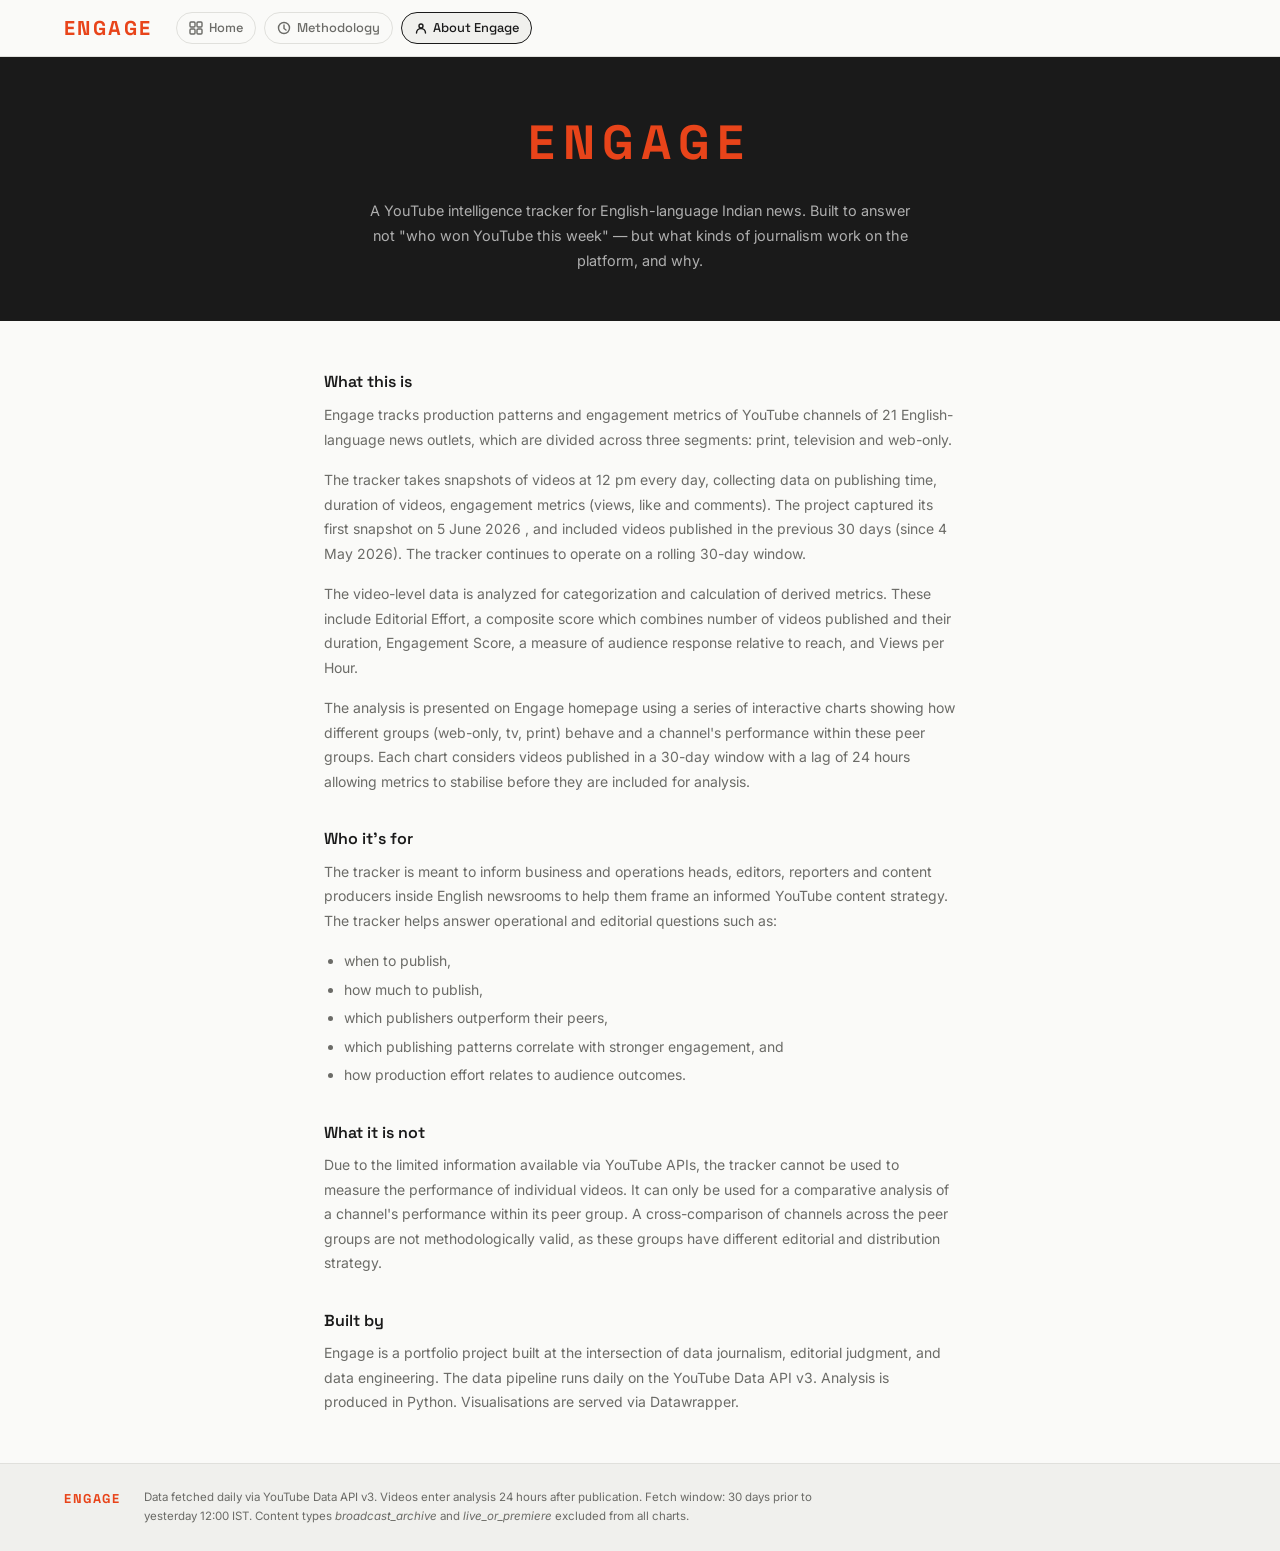
<file: about.html>
<!DOCTYPE html>
<html lang="en">
<head>
  <meta charset="UTF-8" />
  <meta name="viewport" content="width=device-width, initial-scale=1.0" />
  <title>About — Engage</title>
  <link rel="preconnect" href="https://fonts.googleapis.com" />
  <link rel="preconnect" href="https://fonts.gstatic.com" crossorigin />
  <link href="https://fonts.googleapis.com/css2?family=Space+Grotesk:wght@400;500;600;700&family=Inter:wght@400;500;600&display=swap" rel="stylesheet" />
  <link rel="stylesheet" href="style.css" />
</head>
<body>

  <header class="site-header">
    <div class="header-inner">
      <div class="wordmark">ENGAGE</div>
      <nav class="site-nav">
        <a href="index.html" class="nav-pill">
          <svg width="14" height="14" viewBox="0 0 14 14" fill="none"><rect x="1" y="1" width="5" height="5" rx="1" stroke="currentColor" stroke-width="1.4"/><rect x="8" y="1" width="5" height="5" rx="1" stroke="currentColor" stroke-width="1.4"/><rect x="1" y="8" width="5" height="5" rx="1" stroke="currentColor" stroke-width="1.4"/><rect x="8" y="8" width="5" height="5" rx="1" stroke="currentColor" stroke-width="1.4"/></svg>
          Home
        </a>
        <a href="methodology.html" class="nav-pill">
          <svg width="14" height="14" viewBox="0 0 14 14" fill="none"><circle cx="7" cy="7" r="5.5" stroke="currentColor" stroke-width="1.4"/><path d="M7 4v3.5l2 1.5" stroke="currentColor" stroke-width="1.4" stroke-linecap="round"/></svg>
          Methodology
        </a>
        <a href="about.html" class="nav-pill active">
          <svg width="14" height="14" viewBox="0 0 14 14" fill="none"><circle cx="7" cy="5" r="2" stroke="currentColor" stroke-width="1.4"/><path d="M2.5 12c0-2.485 2.015-4.5 4.5-4.5s4.5 2.015 4.5 4.5" stroke="currentColor" stroke-width="1.4" stroke-linecap="round"/></svg>
          About Engage
        </a>
      </nav>
    </div>
  </header>

  <div class="about-hero">
    <span class="wordmark-large">ENGAGE</span>
    <p>A YouTube intelligence tracker for English-language Indian news. Built to answer not "who won YouTube this week" — but what kinds of journalism work on the platform, and why.</p>
  </div>

  <div class="page-content">
    <h2>What this is</h2>
    <p>Engage tracks production patterns and engagement metrics of YouTube channels of 21 English-language news outlets, which are divided across three segments: print, television and web-only.</p>
    <p>The tracker takes snapshots of videos at 12 pm every day, collecting data on publishing time, duration of videos, engagement metrics (views, like and comments). The project captured its first snapshot on 5 June 2026 , and included videos published in the previous 30 days (since 4 May 2026). The tracker continues to operate on a rolling 30-day window.</p>
    <p>The video-level data is analyzed for categorization and calculation of derived metrics. These include Editorial Effort, a composite score which combines number of videos published and their duration, Engagement Score, a measure of audience response relative to reach, and Views per Hour.</p>
    <p>The analysis is presented on Engage homepage using a series of interactive charts showing how different groups (web-only, tv, print) behave and a channel's performance within these peer groups. Each chart considers videos published in a 30-day window with a lag of 24 hours allowing metrics to stabilise before they are included for analysis.</p>

    <h2>Who it's for</h2>
    <p>The tracker is meant to inform business and operations heads, editors, reporters and content producers inside English newsrooms to help them frame an informed YouTube content strategy.  The tracker helps answer operational and editorial questions such as:</p>
    <ul>
    	<li>when to publish,</li>
    	<li>how much to publish,</li>
    	<li>which publishers outperform their peers,</li>
    	<li>which publishing patterns correlate with stronger engagement, and</li>
    	<li>how production effort relates to audience outcomes.</li>
    </ul>

    <h2>What it is not</h2>
    <p>Due to the limited information available via YouTube APIs, the tracker cannot be used to measure the performance of individual videos. It can only be used for a comparative analysis of a channel's performance within its peer group. A cross-comparison of channels across the peer groups are not methodologically valid, as these groups have different editorial and distribution strategy.</p>

    <h2>Built by</h2>
    <p>Engage is a portfolio project built at the intersection of data journalism, editorial judgment, and data engineering. The data pipeline runs daily on the YouTube Data API v3. Analysis is produced in Python. Visualisations are served via Datawrapper.</p>
  </div>

  <footer class="site-footer">
    <div class="container footer-inner">
      <span class="footer-brand">ENGAGE</span>
      <span class="footer-note">Data fetched daily via YouTube Data API v3. Videos enter analysis 24 hours after publication. Fetch window: 30 days prior to yesterday 12:00 IST. Content types <em>broadcast_archive</em> and <em>live_or_premiere</em> excluded from all charts.</span>
    </div>
  </footer>

</body>
</html>
</file>
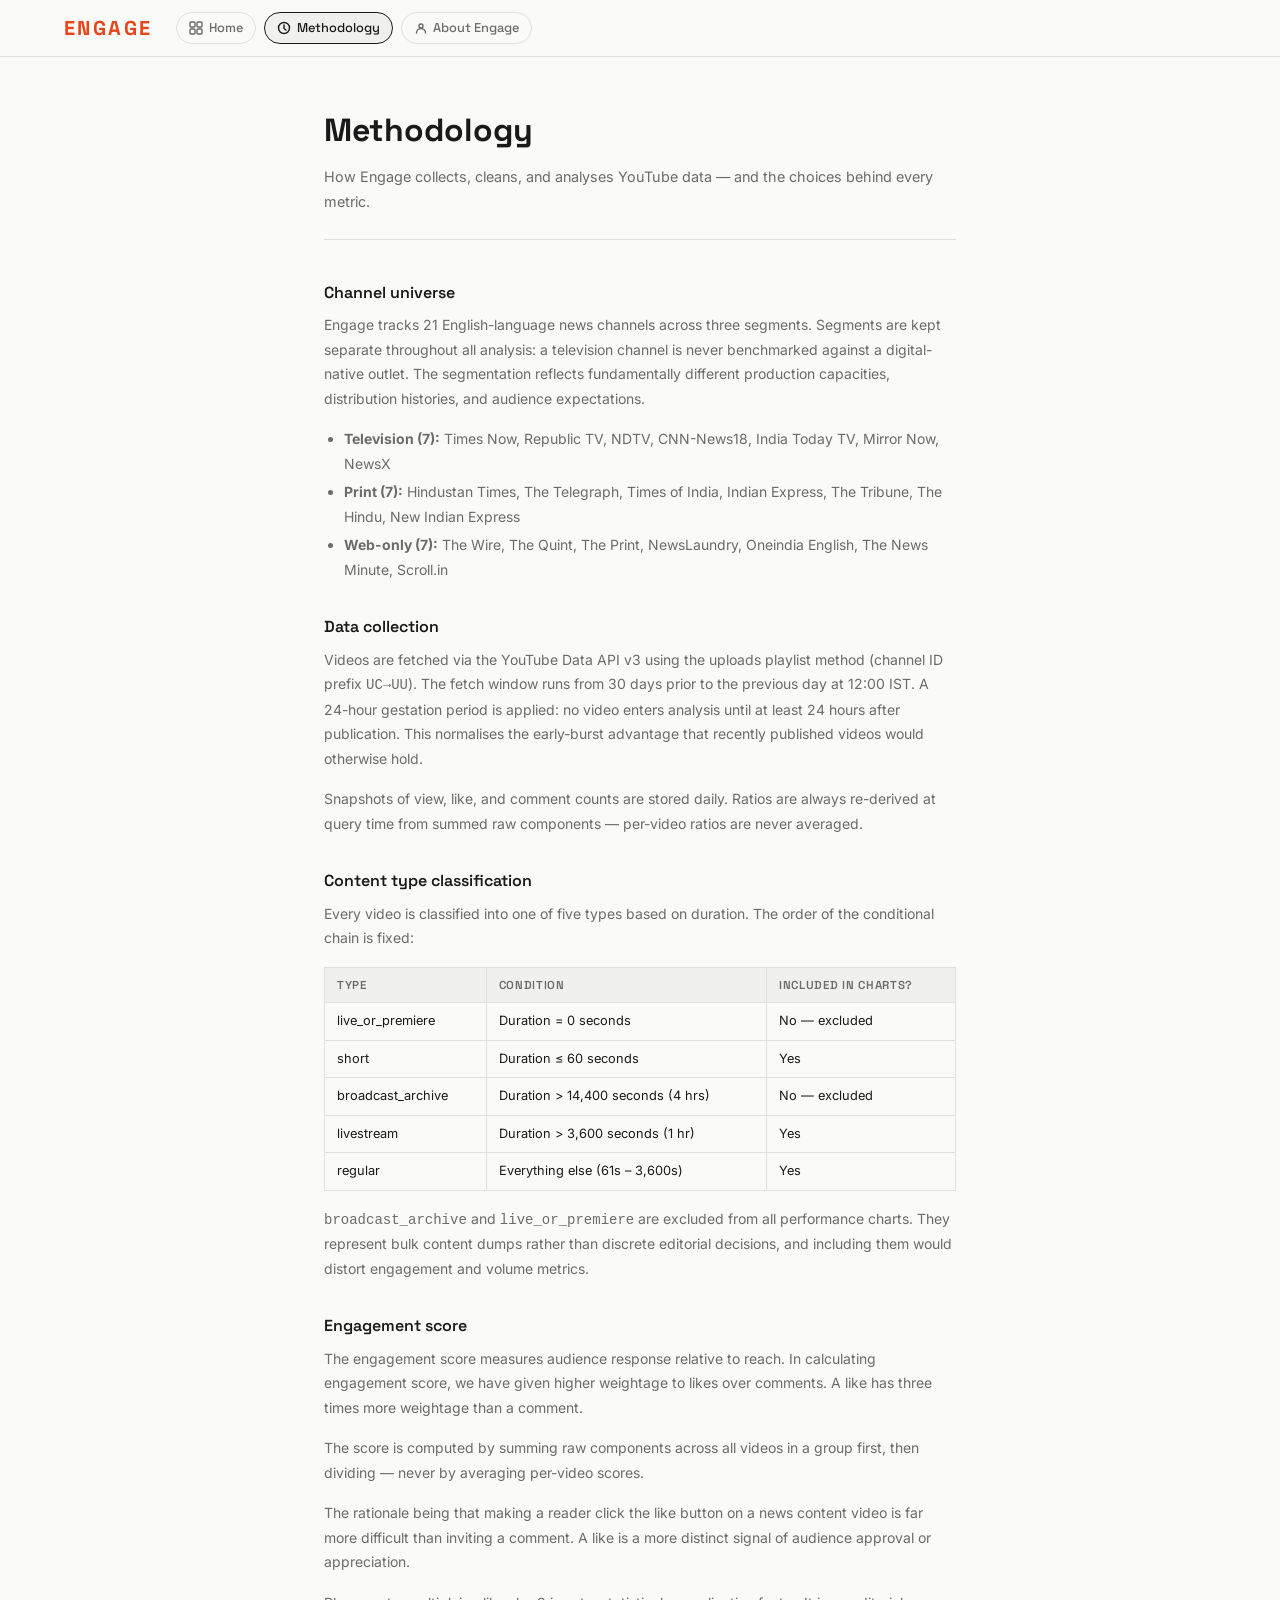
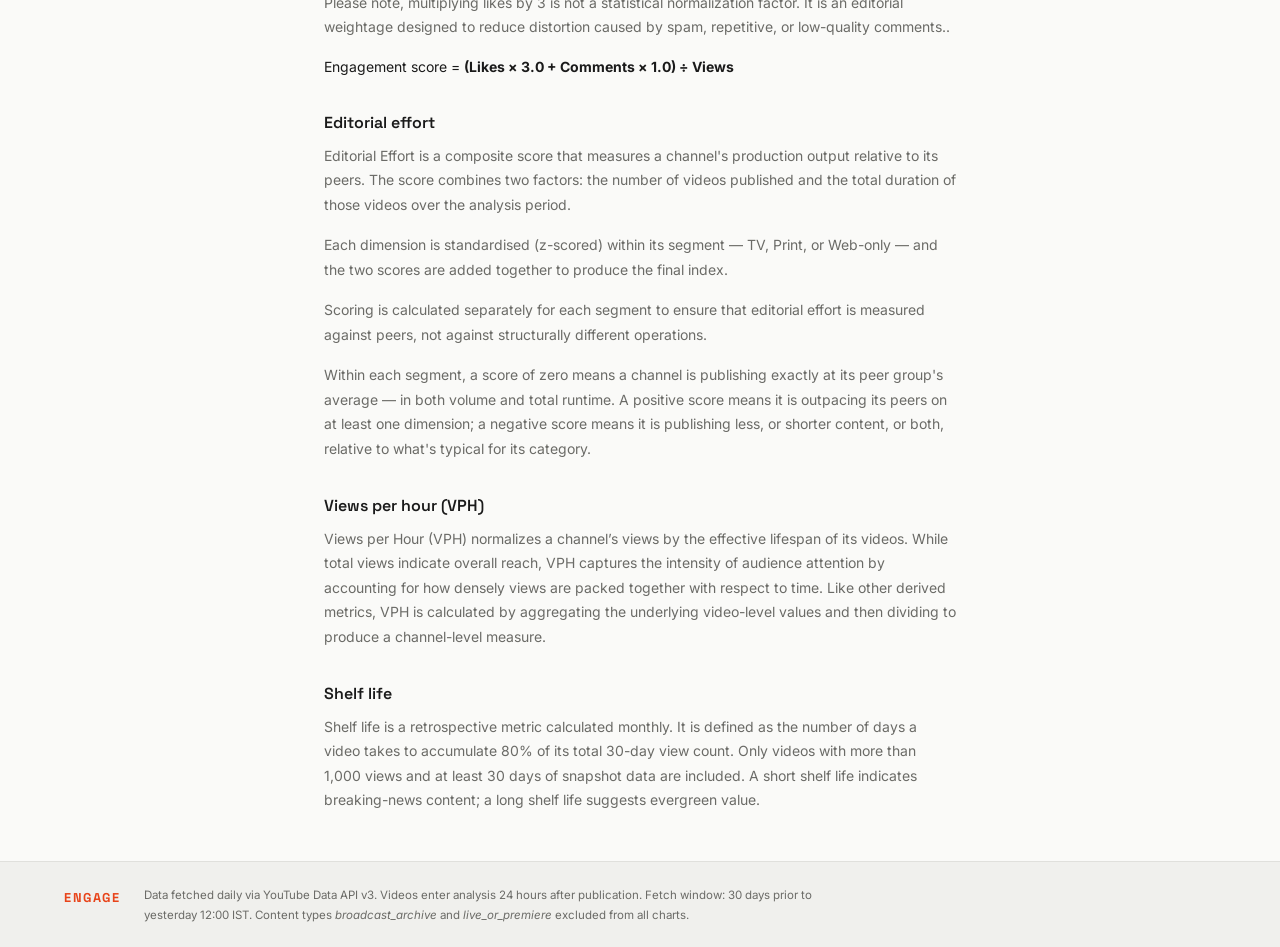
<file: methodology.html>
<!DOCTYPE html>
<html lang="en">
<head>
  <meta charset="UTF-8" />
  <meta name="viewport" content="width=device-width, initial-scale=1.0" />
  <title>Methodology — Engage</title>
  <link rel="preconnect" href="https://fonts.googleapis.com" />
  <link rel="preconnect" href="https://fonts.gstatic.com" crossorigin />
  <link href="https://fonts.googleapis.com/css2?family=Space+Grotesk:wght@400;500;600;700&family=Inter:wght@400;500;600&display=swap" rel="stylesheet" />
  <link rel="stylesheet" href="style.css" />
</head>
<body>

  <header class="site-header">
    <div class="header-inner">
      <div class="wordmark">ENGAGE</div>
      <nav class="site-nav">
        <a href="index.html" class="nav-pill">
          <svg width="14" height="14" viewBox="0 0 14 14" fill="none"><rect x="1" y="1" width="5" height="5" rx="1" stroke="currentColor" stroke-width="1.4"/><rect x="8" y="1" width="5" height="5" rx="1" stroke="currentColor" stroke-width="1.4"/><rect x="1" y="8" width="5" height="5" rx="1" stroke="currentColor" stroke-width="1.4"/><rect x="8" y="8" width="5" height="5" rx="1" stroke="currentColor" stroke-width="1.4"/></svg>
          Home
        </a>
        <a href="methodology.html" class="nav-pill active">
          <svg width="14" height="14" viewBox="0 0 14 14" fill="none"><circle cx="7" cy="7" r="5.5" stroke="currentColor" stroke-width="1.4"/><path d="M7 4v3.5l2 1.5" stroke="currentColor" stroke-width="1.4" stroke-linecap="round"/></svg>
          Methodology
        </a>
        <a href="about.html" class="nav-pill">
          <svg width="14" height="14" viewBox="0 0 14 14" fill="none"><circle cx="7" cy="5" r="2" stroke="currentColor" stroke-width="1.4"/><path d="M2.5 12c0-2.485 2.015-4.5 4.5-4.5s4.5 2.015 4.5 4.5" stroke="currentColor" stroke-width="1.4" stroke-linecap="round"/></svg>
          About Engage
        </a>
      </nav>
    </div>
  </header>

  <div class="page-content">
    <h1>Methodology</h1>
    <p class="page-sub">How Engage collects, cleans, and analyses YouTube data — and the choices behind every metric.</p>

    <h2>Channel universe</h2>
    <p>Engage tracks 21 English-language news channels across three segments. Segments are kept separate throughout all analysis: a television channel is never benchmarked against a digital-native outlet. The segmentation reflects fundamentally different production capacities, distribution histories, and audience expectations.</p>
    <ul>
      <li><strong>Television (7):</strong> Times Now, Republic TV, NDTV, CNN-News18, India Today TV, Mirror Now, NewsX</li>
      <li><strong>Print (7):</strong> Hindustan Times, The Telegraph, Times of India, Indian Express, The Tribune, The Hindu, New Indian Express</li>
      <li><strong>Web-only (7):</strong> The Wire, The Quint, The Print, NewsLaundry, Oneindia English, The News Minute, Scroll.in</li>
    </ul>

    <h2>Data collection</h2>
    <p>Videos are fetched via the YouTube Data API v3 using the uploads playlist method (channel ID prefix <code>UC→UU</code>). The fetch window runs from 30 days prior to the previous day at 12:00 IST. A 24-hour gestation period is applied: no video enters analysis until at least 24 hours after publication. This normalises the early-burst advantage that recently published videos would otherwise hold.</p>
    <p>Snapshots of view, like, and comment counts are stored daily. Ratios are always re-derived at query time from summed raw components — per-video ratios are never averaged.</p>

    <h2>Content type classification</h2>
    <p>Every video is classified into one of five types based on duration. The order of the conditional chain is fixed:</p>
    <table class="content-type-table">
      <thead>
        <tr><th>Type</th><th>Condition</th><th>Included in charts?</th></tr>
      </thead>
      <tbody>
        <tr><td>live_or_premiere</td><td>Duration = 0 seconds</td><td>No — excluded</td></tr>
        <tr><td>short</td><td>Duration ≤ 60 seconds</td><td>Yes</td></tr>
        <tr><td>broadcast_archive</td><td>Duration > 14,400 seconds (4 hrs)</td><td>No — excluded</td></tr>
        <tr><td>livestream</td><td>Duration > 3,600 seconds (1 hr)</td><td>Yes</td></tr>
        <tr><td>regular</td><td>Everything else (61s – 3,600s)</td><td>Yes</td></tr>
      </tbody>
    </table>
    <p><code>broadcast_archive</code> and <code>live_or_premiere</code> are excluded from all performance charts. They represent bulk content dumps rather than discrete editorial decisions, and including them would distort engagement and volume metrics.</p>

    <h2>Engagement score</h2>
    <p>The engagement score measures audience response relative to reach. In calculating engagement score, we have given higher weightage to likes over comments. A like has three times more weightage than a comment.</p>
    <p>The score is computed by summing raw components across all videos in a group first, then dividing — never by averaging per-video scores.</p>
    <p>The rationale being that making a reader click the like button on a news content video is far more difficult than inviting a comment. A like is a more distinct signal of audience approval or appreciation.</p>
    <p>Please note, multiplying likes by 3 is not a statistical normalization factor. It is an editorial weightage designed to reduce distortion caused by spam, repetitive, or low-quality comments..</p>
    <div class="formula-chip" style="margin-bottom:1rem;">
      Engagement score = <strong>(Likes × 3.0 + Comments × 1.0) ÷ Views</strong>
    </div>


    <h2>Editorial effort</h2>
    <p>Editorial Effort is a composite score that measures a channel's production output relative to its peers. The score combines two factors: the number of videos published and the total duration of those videos over the analysis period.</p>
    <p>Each dimension is standardised (z-scored) within its segment — TV, Print, or Web-only — and the two scores are added together to produce the final index.</p>
    <p>Scoring is calculated separately for each segment to ensure that editorial effort is measured against peers, not against structurally different operations.</p>
    <p>Within each segment, a score of zero means a channel is publishing exactly at its peer group's average — in both volume and total runtime. A positive score means it is outpacing its peers on at least one dimension; a negative score means it is publishing less, or shorter content, or both, relative to what's typical for its category.</p>

    <h2>Views per hour (VPH)</h2>
    <p>Views per Hour (VPH) normalizes a channel’s views by the effective lifespan of its videos. While total views indicate overall reach, VPH captures the intensity of audience attention by accounting for how densely views are packed together with respect to time. Like other derived metrics, VPH is calculated by aggregating the underlying video-level values and then dividing to produce a channel-level measure.</p>
    <h2>Shelf life</h2>
    <p>Shelf life is a retrospective metric calculated monthly. It is defined as the number of days a video takes to accumulate 80% of its total 30-day view count. Only videos with more than 1,000 views and at least 30 days of snapshot data are included. A short shelf life indicates breaking-news content; a long shelf life suggests evergreen value.</p>
  </div>

  <footer class="site-footer">
    <div class="container footer-inner">
      <span class="footer-brand">ENGAGE</span>
      <span class="footer-note">Data fetched daily via YouTube Data API v3. Videos enter analysis 24 hours after publication. Fetch window: 30 days prior to yesterday 12:00 IST. Content types <em>broadcast_archive</em> and <em>live_or_premiere</em> excluded from all charts.</span>
    </div>
  </footer>

</body>
</html>
</file>
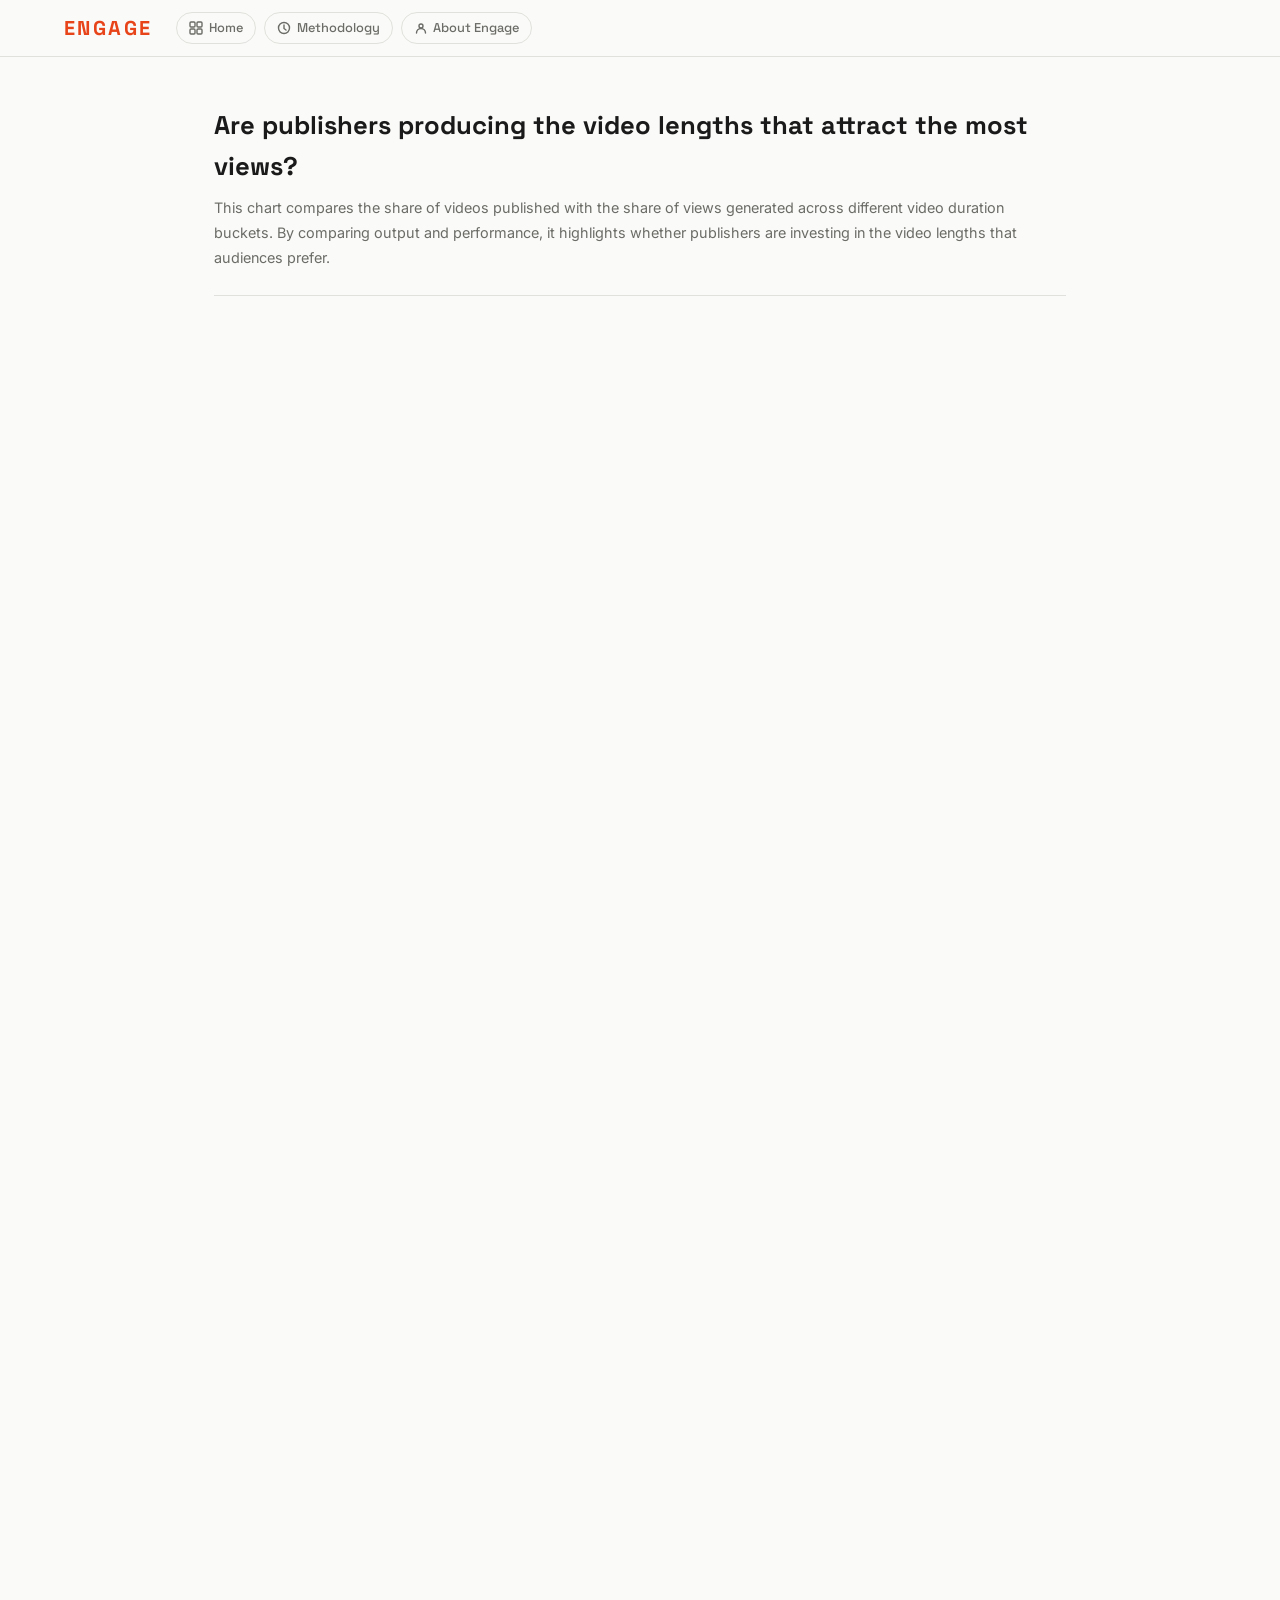
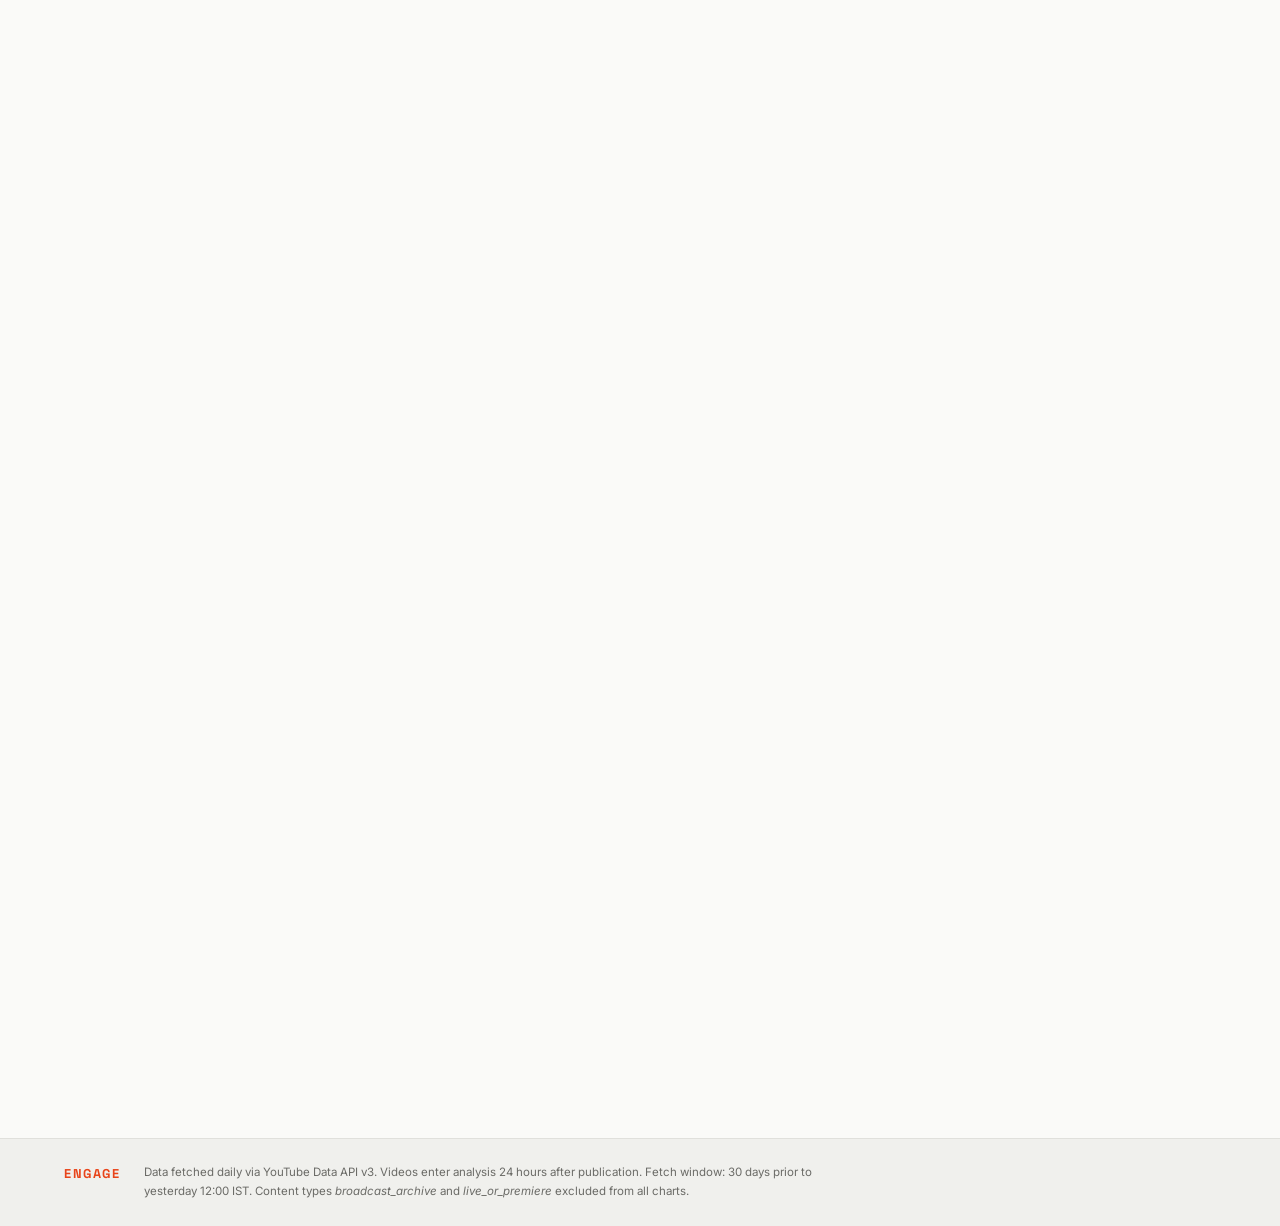
<file: views_videos_duration.html>
<!DOCTYPE html>
<html lang="en">
<head>
  <meta charset="UTF-8" />
  <meta name="viewport" content="width=device-width, initial-scale=1.0" />
  <title>Chart — Engage</title>
  <link rel="preconnect" href="https://fonts.googleapis.com" />
  <link rel="preconnect" href="https://fonts.gstatic.com" crossorigin />
  <link href="https://fonts.googleapis.com/css2?family=Space+Grotesk:wght@400;500;600;700&family=Inter:wght@400;500;600&display=swap" rel="stylesheet" />
  <link rel="stylesheet" href="style.css" />
  <style>
    .chart-page { max-width: 900px; }
    .chart-page h1 { font-size: 1.6rem; margin-bottom: 0.5rem; }
  </style>
</head>
<body>

  <header class="site-header">
    <div class="header-inner">
      <div class="wordmark">ENGAGE</div>
      <nav class="site-nav">
        <a href="index.html" class="nav-pill">
          <svg width="14" height="14" viewBox="0 0 14 14" fill="none"><rect x="1" y="1" width="5" height="5" rx="1" stroke="currentColor" stroke-width="1.4"/><rect x="8" y="1" width="5" height="5" rx="1" stroke="currentColor" stroke-width="1.4"/><rect x="1" y="8" width="5" height="5" rx="1" stroke="currentColor" stroke-width="1.4"/><rect x="8" y="8" width="5" height="5" rx="1" stroke="currentColor" stroke-width="1.4"/></svg>
          Home
        </a>
        <a href="methodology.html" class="nav-pill">
          <svg width="14" height="14" viewBox="0 0 14 14" fill="none"><circle cx="7" cy="7" r="5.5" stroke="currentColor" stroke-width="1.4"/><path d="M7 4v3.5l2 1.5" stroke="currentColor" stroke-width="1.4" stroke-linecap="round"/></svg>
          Methodology
        </a>
        <a href="about.html" class="nav-pill">
          <svg width="14" height="14" viewBox="0 0 14 14" fill="none"><circle cx="7" cy="5" r="2" stroke="currentColor" stroke-width="1.4"/><path d="M2.5 12c0-2.485 2.015-4.5 4.5-4.5s4.5 2.015 4.5 4.5" stroke="currentColor" stroke-width="1.4" stroke-linecap="round"/></svg>
          About Engage
        </a>
      </nav>
    </div>
  </header>

  <div class="page-content chart-page">
    <h1>Are publishers producing the video lengths that attract the most views?</h1>
    <p class="page-sub">This chart compares the share of videos published with the share of views generated across different video duration buckets. By comparing output and performance, it highlights whether publishers are investing in the video lengths that audiences prefer.</p>

    <div class="dw-embed">
      <iframe
        title="Share of videos published vs share of views, by video duration"
        aria-label="Stacked Bars"
        id="datawrapper-chart-PWHb6"
        src="https://datawrapper.dwcdn.net/PWHb6/"
        scrolling="no"
        frameborder="0"
        style="width: 0; min-width: 100% !important; border: none;"
        height="2354"
        data-external="1">
      </iframe>
    </div>
  </div>

  <footer class="site-footer">
    <div class="container footer-inner">
      <span class="footer-brand">ENGAGE</span>
      <span class="footer-note">Data fetched daily via YouTube Data API v3. Videos enter analysis 24 hours after publication. Fetch window: 30 days prior to yesterday 12:00 IST. Content types <em>broadcast_archive</em> and <em>live_or_premiere</em> excluded from all charts.</span>
    </div>
  </footer>

  <script type="text/javascript">
    (function(){function e(){window.addEventListener("message",function(e){if(e.data["datawrapper-height"]!==void 0){var t=document.querySelectorAll("iframe");for(var n in e.data["datawrapper-height"])for(var r=0,i;i=t[r];r++)if(i.contentWindow===e.source){var a=e.data["datawrapper-height"][n]+"px";i.style.height=a}}})}e()})();
  </script>

</body>
</html>
</file>
<file: style.css>
/* =========================================================
   ENGAGE — style.css
   Palette:
     --ink:      #1A1A1A   (primary text)
     --ground:   #FAFAF8   (page background)
     --surface:  #F0F0ED   (card / section backgrounds)
     --rule:     #E0E0DC   (dividers)
     --accent:   #E8441A   (editorial orange — signature colour)
     --tv:       #2563EB   (television segment)
     --print:    #E8441A   (print segment)
     --web:      #16A34A   (web-only segment)
     --muted:    #6B6B67   (secondary text)
   ========================================================= */

*, *::before, *::after { box-sizing: border-box; margin: 0; padding: 0; }

:root {
  --ink:     #1A1A1A;
  --ground:  #FAFAF8;
  --surface: #F0F0ED;
  --rule:    #E0E0DC;
  --accent:  #E8441A;
  --tv:      #2563EB;
  --print:   #E8441A;
  --web:     #16A34A;
  --muted:   #6B6B67;
  --font-display: 'Space Grotesk', sans-serif;
  --font-body:    'Inter', sans-serif;
  --max-w: 1200px;
  --gap: 2rem;
}

html { scroll-behavior: smooth; }

body {
  font-family: var(--font-body);
  background: var(--ground);
  color: var(--ink);
  font-size: 14px;
  line-height: 1.6;
  -webkit-font-smoothing: antialiased;
}

/* ===================== LAYOUT ===================== */
.container {
  max-width: var(--max-w);
  margin: 0 auto;
  padding: 0 1.5rem;
}

.main-grid {
  display: grid;
  grid-template-columns: 1fr 320px;
  gap: var(--gap);
  align-items: start;
  padding-top: 2rem;
  padding-bottom: 4rem;
}

@media (max-width: 900px) {
  .main-grid {
    grid-template-columns: 1fr;
  }
  .leaderboard-col {
    order: -1;
  }
}

/* ===================== HEADER ===================== */
.site-header {
  border-bottom: 1px solid var(--rule);
  background: var(--ground);
  position: sticky;
  top: 0;
  z-index: 100;
}

.header-inner {
  max-width: var(--max-w);
  margin: 0 auto;
  padding: 0.75rem 1.5rem;
  display: flex;
  align-items: center;
  gap: 1.5rem;
}

.wordmark {
  font-family: var(--font-display);
  font-size: 1.25rem;
  font-weight: 700;
  letter-spacing: 0.12em;
  color: var(--accent);
  flex-shrink: 0;
}

.site-nav {
  display: flex;
  gap: 0.5rem;
  align-items: center;
}

.nav-pill {
  display: inline-flex;
  align-items: center;
  gap: 0.35rem;
  padding: 0.3rem 0.75rem;
  border: 1px solid var(--rule);
  border-radius: 999px;
  font-family: var(--font-display);
  font-size: 0.8rem;
  font-weight: 500;
  color: var(--muted);
  text-decoration: none;
  transition: border-color 0.15s, color 0.15s, background 0.15s;
}

.nav-pill:hover {
  border-color: var(--ink);
  color: var(--ink);
}

.nav-pill.active {
  border-color: var(--ink);
  color: var(--ink);
  background: var(--surface);
}

.last-updated {
  margin-left: auto;
  font-size: 0.75rem;
  color: var(--muted);
  font-family: var(--font-display);
  letter-spacing: 0.02em;
}

/* ===================== HERO ===================== */
.hero {
  border-bottom: 1px solid var(--rule);
  padding: 1.25rem 0;
  background: var(--surface);
}

.hero-text {
  font-size: 0.875rem;
  color: var(--muted);
  line-height: 1.7;
}
.engage-highlight {
    color: #E8441A;
}

/* ===================== CHART SECTIONS ===================== */
.chart-section {
  padding: 2rem 0;
  border-bottom: 1px solid var(--rule);
}

.chart-section:last-child {
  border-bottom: none;
}

.section-label {
  font-family: var(--font-display);
  font-size: 0.65rem;
  font-weight: 600;
  letter-spacing: 0.12em;
  text-transform: uppercase;
  color: var(--muted);
  margin-bottom: 0.4rem;
}

.section-title {
  font-family: var(--font-display);
  font-size: 1.15rem;
  font-weight: 600;
  color: var(--ink);
  margin-bottom: 0.5rem;
  line-height: 1.3;
}

.section-desc {
  font-size: 0.825rem;
  color: var(--muted);
  margin-bottom: 0.75rem;
  line-height: 1.65;
}

.data-note {
  font-size: 0.72rem;
  color: var(--muted);
  margin-top: 0.5rem;
  font-style: italic;
}

/* ===================== DATAWRAPPER PLACEHOLDERS ===================== */
.dw-embed {
  margin-top: 1rem;
  width: 100%;
  position: relative;
}

/* Proper spacing rules when embedding multiple charts in a row */
.chart-section .dw-embed + .dw-embed {
  margin-top: 1.5rem;
}	

/* Safety display for charts that are failing to trigger the script height */
.dw-embed iframe {
  min-height: 10px; /* Forces a baseline visibility so they never collapse to 0px */
  width: 100% !important;
  border: none;
  display: block;
  visibility: visible !important;
  opacity: 1 !important;
}

/* ===================== LEADERBOARD ===================== */
.leaderboard-col {
  overflow: visible;
}

.leaderboard-card {
  border: 1px solid var(--rule);
  border-radius: 6px;
  background: var(--ground);
  overflow: hidden;
}

.leaderboard-header {
  background: var(--ink);
  padding: 1rem 1.25rem 0.75rem;
  display: flex;
  align-items: center;
  gap: 0.75rem;
}

.trophy-icon {
  font-size: 1.1rem;
  line-height: 1;
}

.leaderboard-title {
  font-family: var(--font-display);
  font-size: 0.9rem;
  font-weight: 700;
  letter-spacing: 0.14em;
  color: #fff;
}

.lb-section {
  padding: 1rem 1.25rem;
}

.lb-section-label {
  font-family: var(--font-display);
  font-size: 0.65rem;
  font-weight: 600;
  letter-spacing: 0.1em;
  text-transform: uppercase;
  color: var(--muted);
  margin-bottom: 0.75rem;
}

.lb-segment-group {
  margin-bottom: 0.75rem;
}

.lb-segment-tag {
  display: inline-block;
  font-family: var(--font-display);
  font-size: 0.62rem;
  font-weight: 600;
  letter-spacing: 0.08em;
  text-transform: uppercase;
  padding: 0.15rem 0.5rem;
  border-radius: 3px;
  margin-bottom: 0.4rem;
  color: #fff;
}

.lb-segment-tag.tv    { background: var(--tv); }
.lb-segment-tag.print { background: var(--print); }
.lb-segment-tag.web   { background: var(--web); }

.lb-divider {
  height: 1px;
  background: var(--rule);
  margin: 0 1.25rem;
}

/* Channel universe */
.channel-universe {
  display: flex;
  flex-direction: column;
  gap: 0.75rem;
}

.channel-group-label {
  font-family: var(--font-display);
  font-size: 0.62rem;
  font-weight: 600;
  text-transform: uppercase;
  letter-spacing: 0.08em;
  margin-bottom: 0.3rem;
}

.channel-group-label.tv    { color: var(--tv); }
.channel-group-label.print { color: var(--print); }
.channel-group-label.web   { color: var(--web); }

.channel-list {
  list-style: none;
  display: flex;
  flex-wrap: wrap;
  gap: 0.3rem;
}

.channel-list li {
  font-size: 0.7rem;
  background: var(--surface);
  padding: 0.15rem 0.45rem;
  border-radius: 3px;
  color: var(--muted);
  border: 1px solid var(--rule);
}

/* ===================== FOOTER ===================== */
.site-footer {
  border-top: 1px solid var(--rule);
  padding: 1.5rem 0;
  background: var(--surface);
}

.footer-inner {
  display: flex;
  align-items: flex-start;
  gap: 1.5rem;
  flex-wrap: wrap;
}

.footer-brand {
  font-family: var(--font-display);
  font-weight: 700;
  font-size: 0.8rem;
  letter-spacing: 0.12em;
  color: var(--accent);
  flex-shrink: 0;
  padding-top: 0.1rem;
}

.footer-note {
  font-size: 0.72rem;
  color: var(--muted);
  line-height: 1.7;
  max-width: 700px;
}

/* ===================== METHODOLOGY PAGE ===================== */
.page-content {
  max-width: 680px;
  margin: 3rem auto;
  padding: 0 1.5rem;
}

.page-content h1 {
  font-family: var(--font-display);
  font-size: 2rem;
  font-weight: 700;
  margin-bottom: 0.5rem;
}

.page-content .page-sub {
  color: var(--muted);
  font-size: 0.9rem;
  margin-bottom: 2.5rem;
  border-bottom: 1px solid var(--rule);
  padding-bottom: 1.5rem;
}

.page-content h2 {
  font-family: var(--font-display);
  font-size: 1rem;
  font-weight: 600;
  margin: 2rem 0 0.5rem;
  color: var(--ink);
}

.page-content p {
  font-size: 0.875rem;
  color: var(--muted);
  line-height: 1.75;
  margin-bottom: 1rem;
}

.page-content ul {
  padding-left: 1.25rem;
  margin-bottom: 1rem;
}

.page-content ul li {
  font-size: 0.875rem;
  color: var(--muted);
  line-height: 1.75;
  margin-bottom: 0.25rem;
}

.content-type-table {
  width: 100%;
  border-collapse: collapse;
  margin: 1rem 0;
  font-size: 0.8rem;
}

.content-type-table th,
.content-type-table td {
  padding: 0.5rem 0.75rem;
  border: 1px solid var(--rule);
  text-align: left;
}

.content-type-table th {
  background: var(--surface);
  font-family: var(--font-display);
  font-weight: 600;
  font-size: 0.72rem;
  text-transform: uppercase;
  letter-spacing: 0.06em;
  color: var(--muted);
}

/* ===================== ABOUT PAGE ===================== */
.about-hero {
  background: var(--ink);
  color: #fff;
  padding: 3rem 1.5rem;
  text-align: center;
}

.about-hero .wordmark-large {
  font-family: var(--font-display);
  font-size: 3rem;
  font-weight: 700;
  letter-spacing: 0.15em;
  color: var(--accent);
  display: block;
  margin-bottom: 1rem;
}

.about-hero p {
  font-size: 0.9rem;
  color: rgba(255,255,255,0.65);
  max-width: 560px;
  margin: 0 auto;
  line-height: 1.75;
}

/* ===================== RESPONSIVE ===================== */
@media (max-width: 640px) {
  .header-inner {
    flex-wrap: wrap;
    gap: 0.75rem;
  }
  .last-updated { margin-left: 0; }
  .wordmark { font-size: 1rem; }
  .section-title { font-size: 1rem; }
}
</file>
